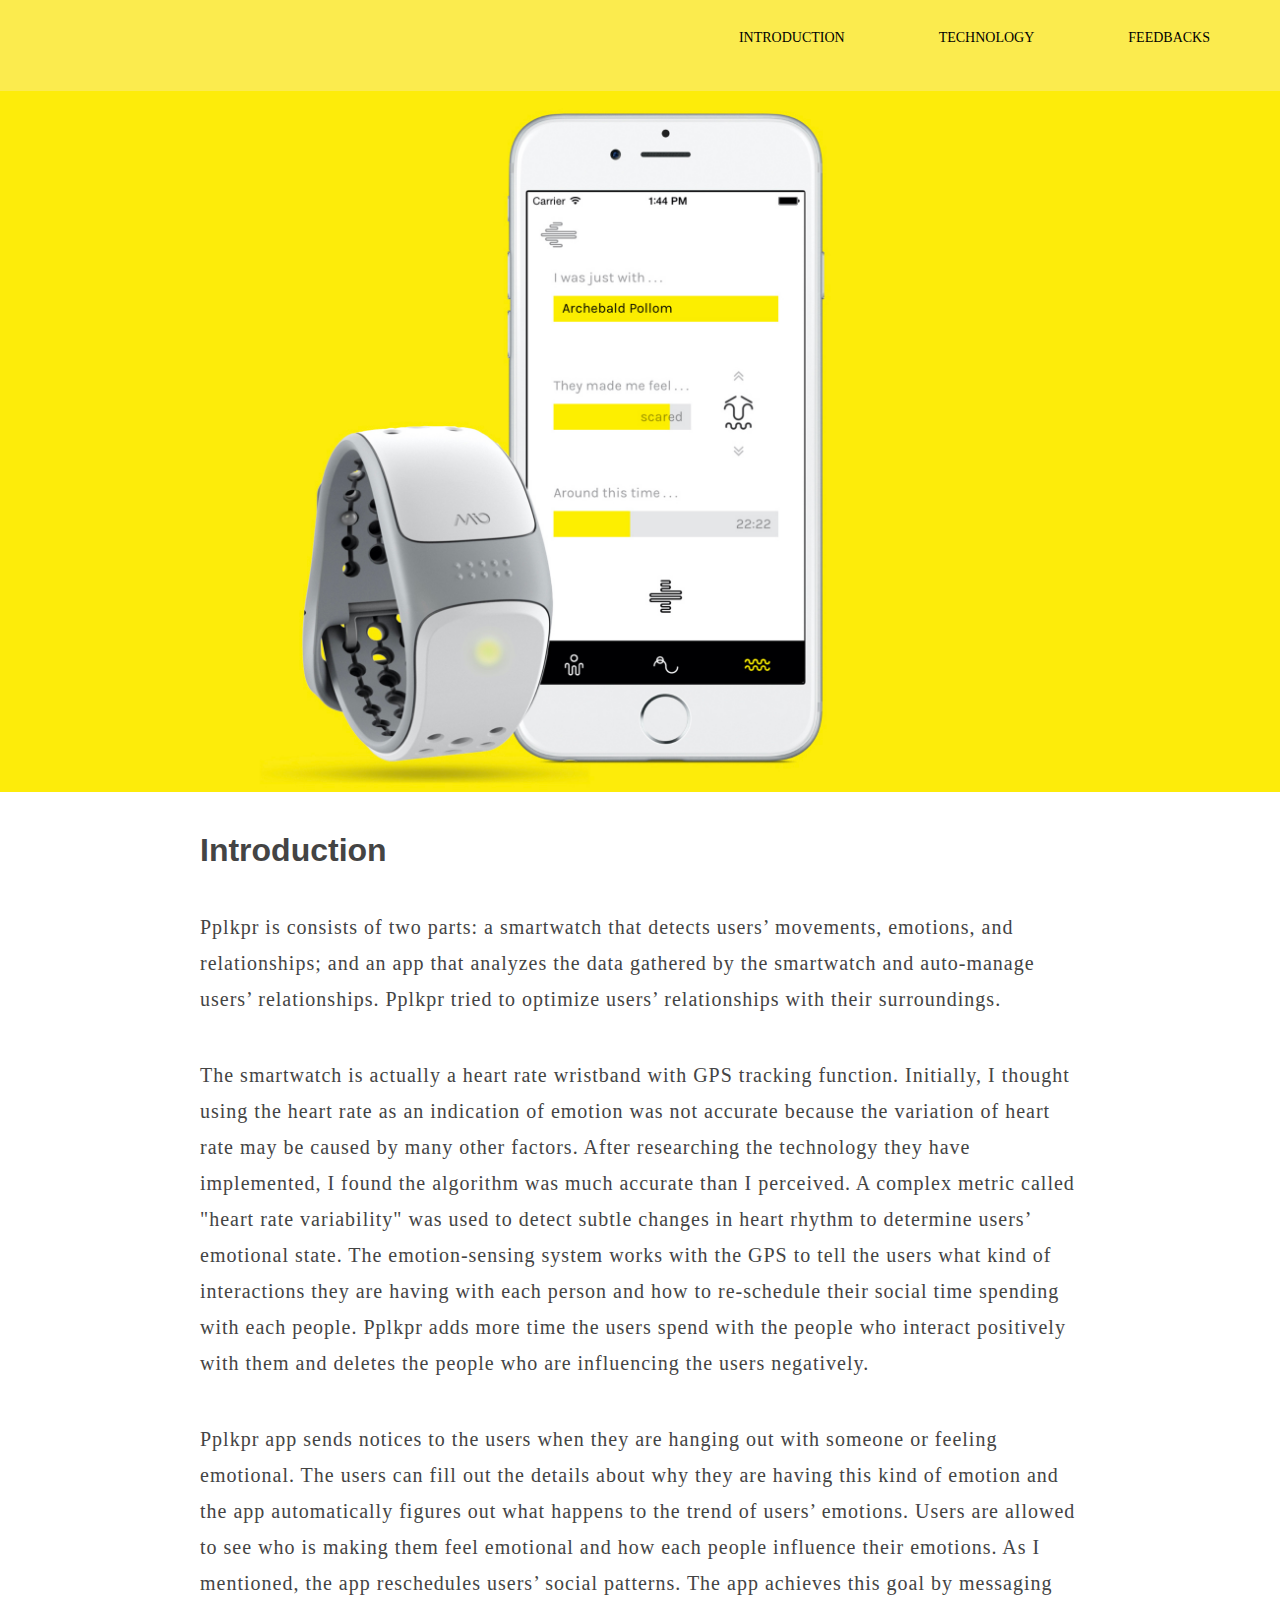
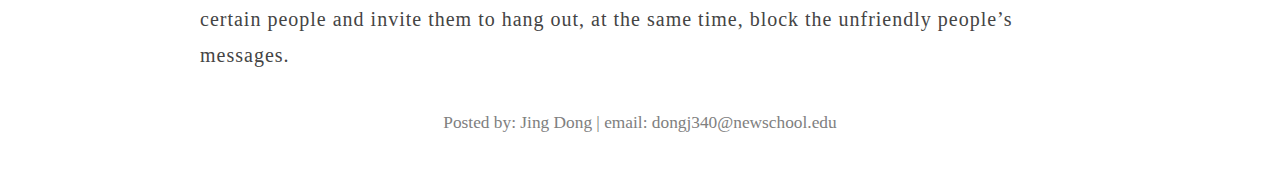
<file: index.html>
<DOCTYPE html>
<html lang="en">
<head>
<meta charset="UTF-8" />
<title>index</title>
<link  href="style.css" rel="stylesheet">
</head>
    
<header>
    <div class="container">
      <h1 class="logo"></h1>
      <nav>
        <ul>
          <li><a href="index.html">Introduction</a></li>
          <li><a href="pages/technology.html">Technology</a></li>
          <li><a href="pages/feedback.html">Feedbacks</a></li>
        </ul>
      </nav>
    </div>
  </header>
    
    <body>    
<style>
    img {
      max-width: 100%;
      height: auto;
    }
</style>    
    <center>
    <img src="images/product.jpg">
    </center>
    

<h1>Introduction</h1>
        
<p>
Pplkpr is consists of two parts: a smartwatch that detects users’ movements, emotions, and relationships; and an app that analyzes the data gathered by the smartwatch and auto-manage users’ relationships. Pplkpr tried to optimize users’ relationships with their surroundings.
</p>

    
<p>
The smartwatch is actually a heart rate wristband with GPS tracking function. Initially, I thought using the heart rate as an indication of emotion was not accurate because the variation of heart rate may be caused by many other factors. After researching the technology they have implemented,  I found the algorithm was much accurate than I perceived. A complex metric called "heart rate variability" was used to detect subtle changes in heart rhythm to determine users’ emotional state. The emotion-sensing system works with the GPS to tell the users what kind of interactions they are having with each person and how to re-schedule their social time spending with each people. Pplkpr adds more time the users spend with the people who interact positively with them and deletes the people who are influencing the users negatively.
</p>

<p>
Pplkpr app sends notices to the users when they are hanging out with someone or feeling emotional. The users can fill out the details about why they are having this kind of emotion and the app automatically figures out what happens to the trend of users’ emotions. Users are allowed to see who is making them feel emotional and how each people influence their emotions. As I mentioned, the app reschedules users’ social patterns. The app achieves this goal by messaging certain people and invite them to hang out, at the same time, block the unfriendly people’s messages.
</p>
    
<center>
    <footer>
        Posted by: Jing Dong  |  email: dongj340@newschool.edu
    </footer>
</center>
        
</body>
</html>
</file>
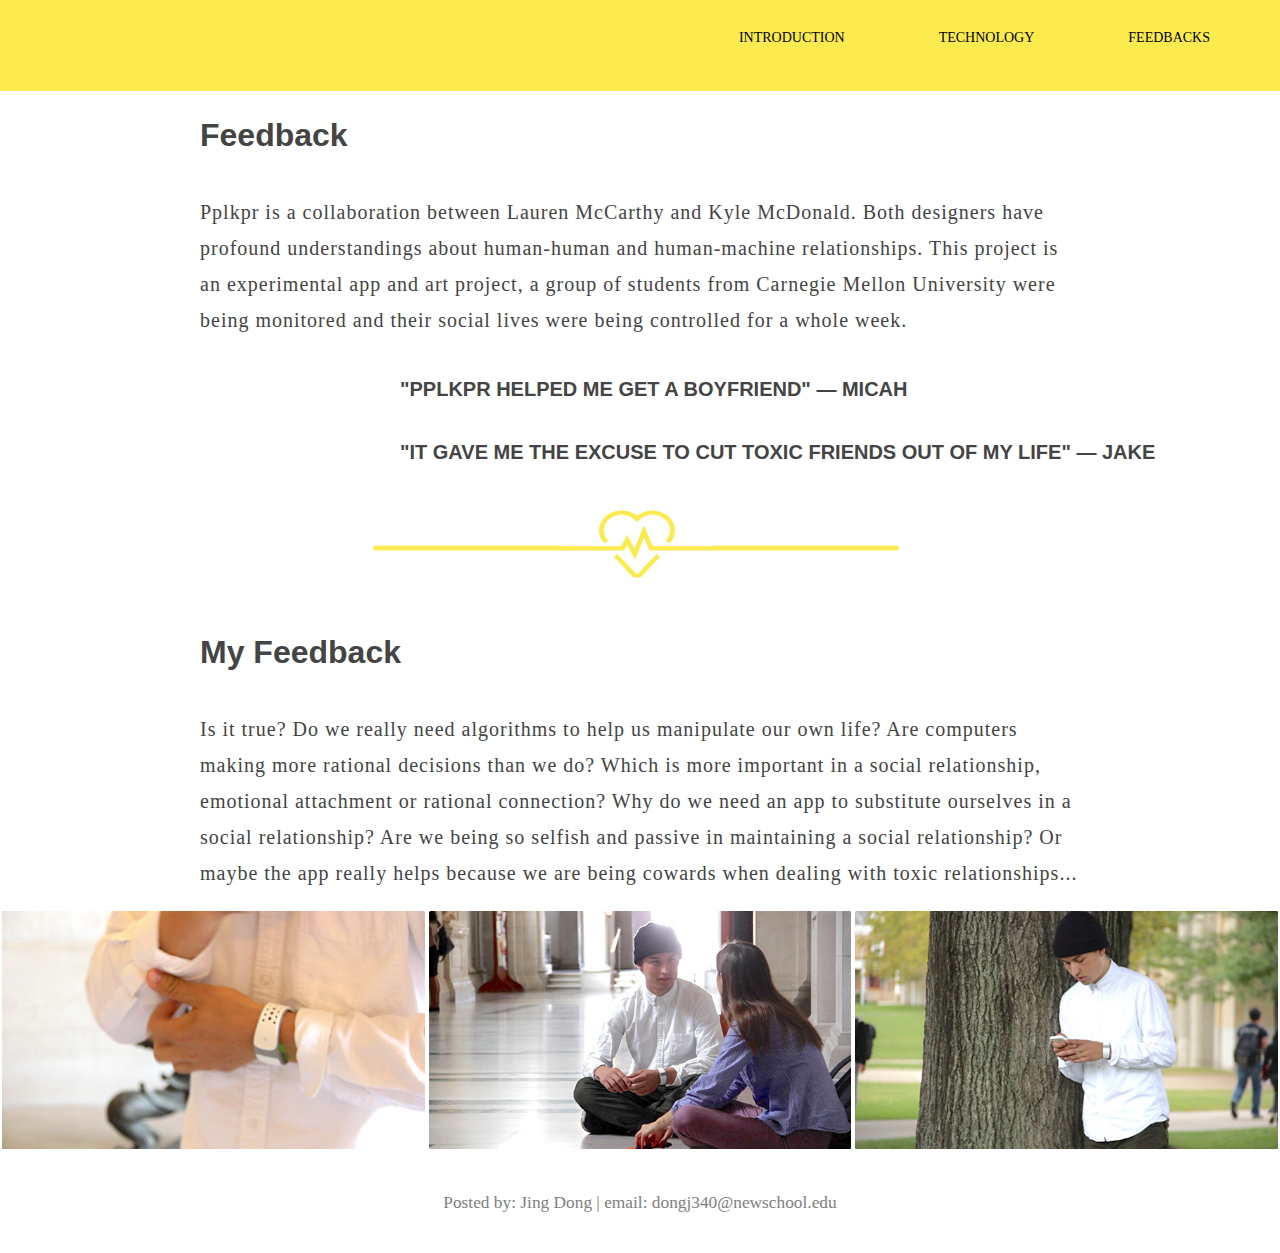
<file: pages/feedback.html>
<DOCTYPE html>
<html lang="en">
<head>
<meta charset="UTF-8" />
<title>feedback</title>
<link  href="../style.css" rel="stylesheet">
</head>
    
<header>
    <div class="container">
      <h1 class="logo"></h1>
      <nav>
        <ul>
          <li><a href="../index.html">Introduction</a></li>
          <li><a href="technology.html">Technology</a></li>
          <li><a href="feedback.html">Feedbacks</a></li>
        </ul>
      </nav>
    </div>
  </header>
    
<body>
<h1> . </h1>

<h1>Feedback</h1>
    <p>Pplkpr is a collaboration between Lauren McCarthy and Kyle McDonald. Both designers have profound understandings about human-human and human-machine relationships. This project is an experimental app and art project, a group of students from Carnegie Mellon University were being monitored and their social lives were being controlled for a whole week.
        </p>

    
<style>
    h2{
margin-left: 400px
    }
</style>

<h2>
    <feedback>
        "pplkpr helped me get a boyfriend" — Micah
    </feedback>
</h2>
        

<h2>
    <feedback>
        "it gave me the excuse to cut toxic friends out of my life" — Jake

    </feedback>
</h2>
    
    
    
    <div class="img-box">
             <img src="../images/heart.jpg">
        </div>


<h1>My Feedback</h1>
<p>
Is it true? Do we really need algorithms to help us manipulate our own life? Are computers making more rational decisions than we do? Which is more important in a social relationship, emotional attachment or rational connection? Why do we need an app to substitute ourselves in a social relationship? Are we being so selfish and passive in maintaining a social relationship? Or maybe the app really helps because we are being cowards when dealing with toxic relationships...
</p>
        <style>
    img {
      max-width: auto;
      height: 238px;
    }
</style>  
    <center>
    <img src="../images/user1.jpg">
    <img src="../images/user2.jpg">
    <img src="../images/user3.jpg">
        </center>
    
<center>
    <footer>
        Posted by: Jing Dong  |  email: dongj340@newschool.edu
    </footer>
</center>
    
    </body>
    
    </html>
</file>
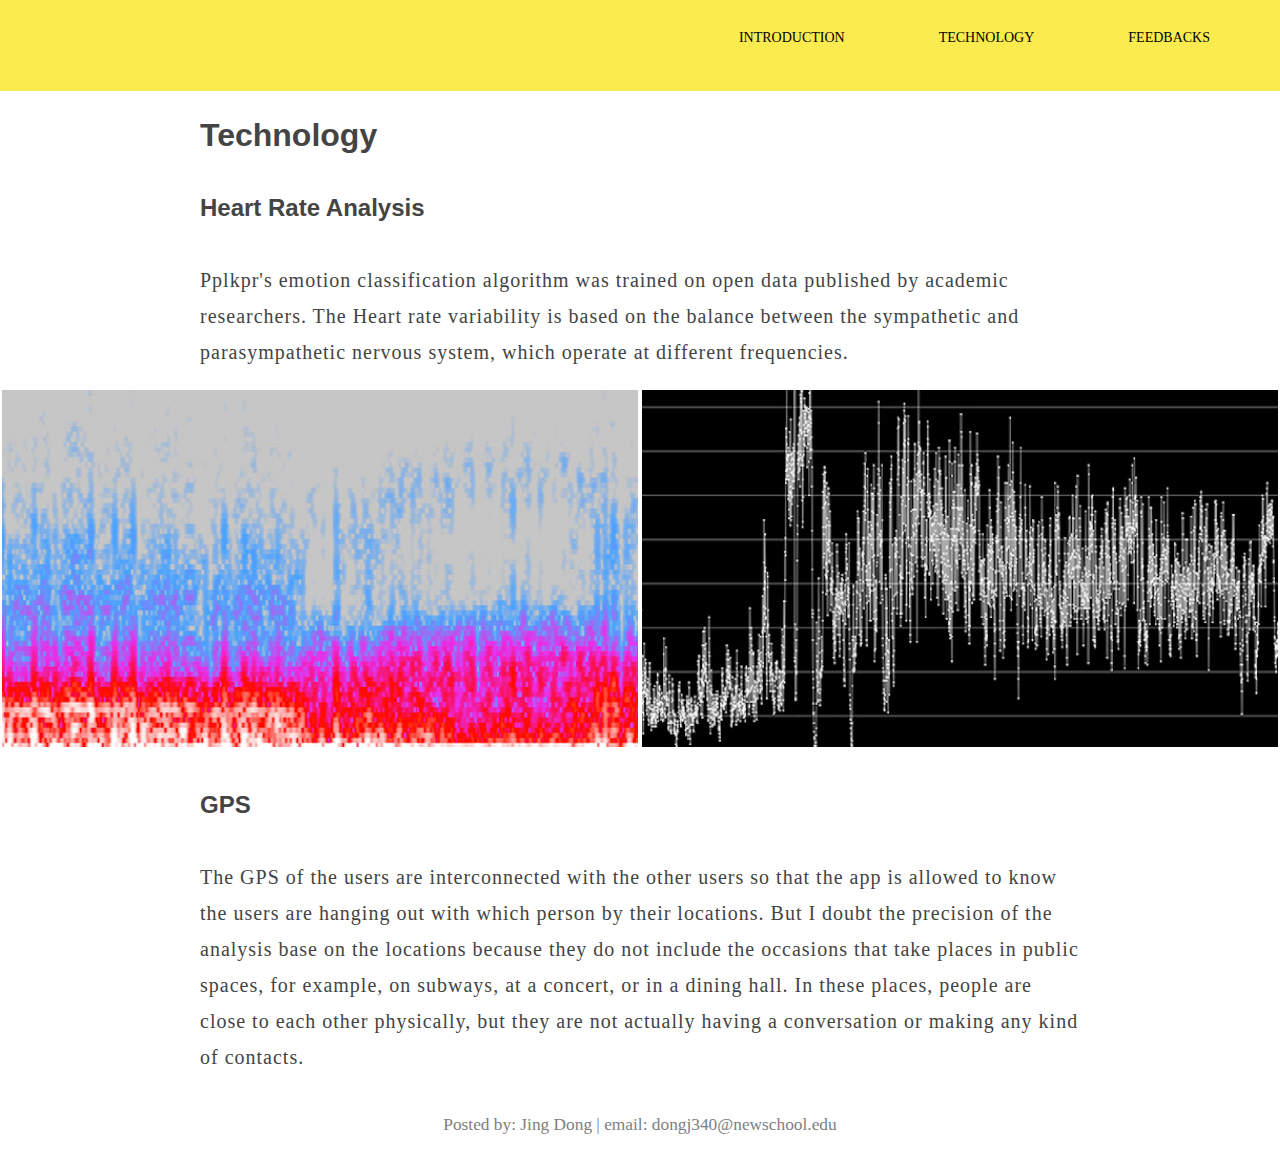
<file: pages/technology.html>
<DOCTYPE html>
<html lang="en">
<head>
<meta charset="UTF-8" />
<title>technology</title>
<link  href="../style.css" rel="stylesheet">
</head>
    
<header>
    <div class="container">
      <h1 class="logo"></h1>
      <nav>
        <ul>
          <li><a href="../index.html">Introduction</a></li>
          <li><a href="technology.html">Technology</a></li>
          <li><a href="feedback.html">Feedbacks</a></li>
        </ul>
      </nav>
    </div>
  </header>
    
<body>
<h1> . </h1>
<h1>Technology</h1>
<h2>Heart Rate Analysis</h2>
<p>
Pplkpr's emotion classification algorithm was trained on open data published by academic researchers. The Heart rate variability is based on the balance between the sympathetic and parasympathetic nervous system, which operate at different frequencies.
</p>

    <style>
        img {
      max-width: auto;
      height: 357px;
    }
        </style>
<center>
    <img src="../images/emotion_classification_algorithm.jpg">
    <img src="../images/heartrate_variability.jpg">
</center>


<h2>GPS</h2>
<p>
The GPS of the users are interconnected with the other users so that the app is allowed to know the users are hanging out with which person by their locations. But I doubt the precision of the analysis base on the locations because they do not include the occasions that take places in public spaces, for example, on subways, at a concert, or in a dining hall. In these places, people are close to each other physically, but they are not actually having a conversation or making any kind of contacts.
</p>

<center>
    <footer>
        Posted by: Jing Dong  |  email: dongj340@newschool.edu
    </footer>
</center>
    
    </body>
    
    </html>
</file>
<file: style.css>
body {
	margin: 0;
	background: white;
	font-family: "futura";
	font-weight: 200;
}

.container {
	width: 100%;
	margin: 0 auto;
}

header {
    position: fixed;
    left: 0px;
    top: 0px;
    width: 100%;
    padding-top: 10px;
    padding-bottom: 0px;
    text-align: center;
    background-color: #FBEB4E;
    opacity: 1;
}

.logo {
  float: left;
  padding: 10px 0;
}

header::after {
  content: '';
  display: table;
  clear: both;
}


nav {
  float: right;
}

nav ul {
  margin: 0;
  padding: 0;
  list-style: none;
}

nav li {
  display: inline-block;
  margin-left: 20px;
    margin-right: 70px;
  padding-top: 20px;
  position: relative;
}

nav a {
  color: black;
  text-decoration: none;
  text-transform: uppercase;
  font-size: 14px;
}

nav a:hover {
  color: white;
}

nav a::before {
  content: '';
  display: block;
  height: 5px;
  background-color: white;

  position: absolute;
  top: 0;
  width: 0%;

  transition: all ease-in-out 250ms;
}

nav a:hover::before {
  width: 100%;
}

h1{
    margin-top: 40px;
    margin-left: 200px;
    color: #444;
    font-family: "futura", sans-serif;
}

h2{
    margin-top: 40px;
    margin-left: 200px;
    color: #444;
    font-family: "futura", sans-serif;
}

p{
    color: #444;
    font-family: "futura";
    font-size: 15pt;
    margin-top: 40px;
    margin-bottom: 20px;
    margin-right: 200px;
    margin-left: 200px;
    letter-spacing: 1px;
    line-height: 1.8;
}

feedback{
  color: #444;
  text-decoration: none;
  text-transform: uppercase;
  font-size: 20px;
}

feedback:hover {
  color: #FBEB4E;
}

feedback::before {
  content: '';
  display: block;
  height: 5px;
  background-color: #FBEB4E;

  position: absolute;
  top: 0;
  width: 0%;

  transition: all ease-in-out 250ms;
}



.img-box{
	padding-top: 20px;
    	padding-bottom:10px;
}

.img-box img{
	position:relative;
	top:0;
	bottom:0;
	left:0;
	right:0;
	width:100%;
    height: auto;
	margin:auto;
}

footer{
    margin-top: 40px;
    color:grey;
    font-size:13pt;
    margin-bottom: 40px;
}
</file>
